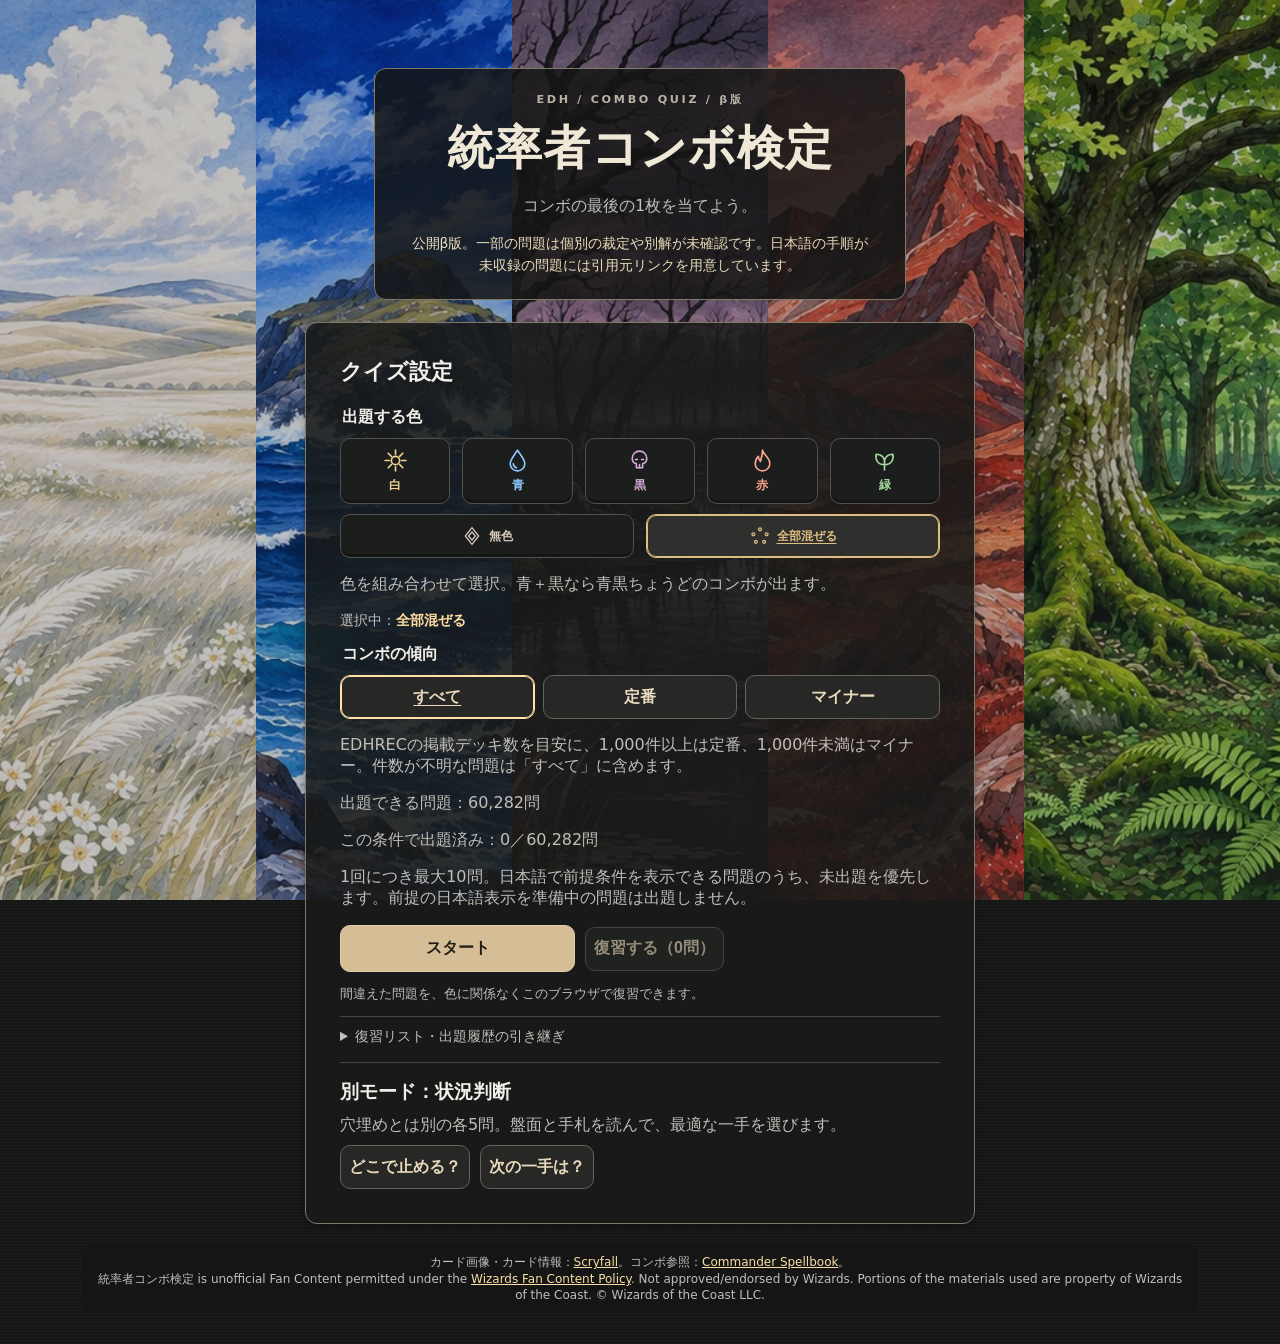
<file: index.html>
<!doctype html>
<html lang="ja"><head><meta charset="UTF-8"><meta name="viewport" content="width=device-width,initial-scale=1">
<title>統率者コンボ検定</title><link rel="stylesheet" href="./style.css?v=20261128-result-panel"><meta name="quiz-release" content="beta-60282-v11"><meta name="google-site-verification" content="AoK3hO0uNDlLY_10QsT4G4M_nWUh-YgdtVnD7sMBjfE" />
</head>
<body><div class="land-backdrop" aria-hidden="true"><span></span><span></span><span></span><span></span><span></span></div><main id="app"><header><p class="eyebrow">EDH / COMBO QUIZ / β版</p><h1>統率者コンボ検定</h1><p>コンボの最後の1枚を当てよう。</p><p class="beta-notice">公開β版。一部の問題は個別の裁定や別解が未確認です。日本語の手順が未収録の問題には引用元リンクを用意しています。</p></header>
<section id="setup"><h2>クイズ設定</h2>
<fieldset class="mana-field" aria-describedby="colorHelp">
<legend>出題する色</legend>
<div class="mana-colors"><button type="button" id="pick-W" class="mana-pick mana-W" aria-pressed="false"><svg aria-hidden="true" viewBox="0 0 24 24" fill="none" stroke="currentColor" stroke-width="1.55" stroke-linecap="round" stroke-linejoin="round"><circle cx="12" cy="12" r="4"/><path d="M12 2v4m0 12v4M2 12h4m12 0h4M5 5l3 3m8 8 3 3M5 19l3-3m8-8 3-3"/></svg><span>白</span></button><button type="button" id="pick-U" class="mana-pick mana-U" aria-pressed="false"><svg aria-hidden="true" viewBox="0 0 24 24" fill="none" stroke="currentColor" stroke-width="1.55" stroke-linecap="round" stroke-linejoin="round"><path d="M12 2C9 7 5 11 5 15a7 7 0 0014 0c0-4-4-8-7-13Z"/><path d="M8 15c0 2 1 3 3 4"/></svg><span>青</span></button><button type="button" id="pick-B" class="mana-pick mana-B" aria-pressed="false"><svg aria-hidden="true" viewBox="0 0 24 24" fill="none" stroke="currentColor" stroke-width="1.55" stroke-linecap="round" stroke-linejoin="round"><path d="M5 10a7 7 0 1 1 14 0c0 3-2 5-4 5v4H9v-4c-2 0-4-2-4-5Z"/><path d="M8 11h2m4 0h2m-4 5v3"/></svg><span>黒</span></button><button type="button" id="pick-R" class="mana-pick mana-R" aria-pressed="false"><svg aria-hidden="true" viewBox="0 0 24 24" fill="none" stroke="currentColor" stroke-width="1.55" stroke-linecap="round" stroke-linejoin="round"><path d="M12 2c1 5 7 7 7 13a7 7 0 0 1-14 0c0-3 1-5 3-7 0 3 1 4 2 5 1-3 2-6 2-11Z"/></svg><span>赤</span></button><button type="button" id="pick-G" class="mana-pick mana-G" aria-pressed="false"><svg aria-hidden="true" viewBox="0 0 24 24" fill="none" stroke="currentColor" stroke-width="1.55" stroke-linecap="round" stroke-linejoin="round"><path d="M12 21v-9m0 4C5 16 3 11 4 6c6 0 8 4 8 7m0 3c7 0 9-5 8-10-6 0-8 4-8 7"/></svg><span>緑</span></button></div>
<div class="mana-other"><button type="button" id="pick-C" class="mana-pick mana-C" aria-pressed="false"><svg aria-hidden="true" viewBox="0 0 24 24" fill="none" stroke="currentColor" stroke-width="1.55" stroke-linecap="round" stroke-linejoin="round"><path d="m12 2 8 10-8 10-8-10Z"/><path d="m12 7 4 5-4 5-4-5Z"/></svg><span>無色</span></button><button type="button" id="pick-all" class="mana-pick mana-all" aria-pressed="true"><svg aria-hidden="true" viewBox="0 0 24 24" fill="none" stroke="currentColor" stroke-width="1.55" stroke-linecap="round" stroke-linejoin="round"><circle cx="12" cy="4" r="1.7"/><circle cx="20" cy="10" r="1.7"/><circle cx="17" cy="19" r="1.7"/><circle cx="7" cy="19" r="1.7"/><circle cx="4" cy="10" r="1.7"/></svg><span>全部混ぜる</span></button></div>
</fieldset>
<p id="colorHelp" class="hint">色を組み合わせて選択。青＋黒なら青黒ちょうどのコンボが出ます。</p>
<p class="selected-pattern">選択中：<strong id="colorPattern">全部混ぜる</strong></p>
<fieldset class="mana-field genre-field" aria-describedby="genreHelp"><legend>コンボの傾向</legend><div class="genre-choices">
<button type="button" id="genre-all" aria-pressed="true">すべて</button><button type="button" id="genre-popular" aria-pressed="false">定番</button><button type="button" id="genre-rare" aria-pressed="false">マイナー</button>
</div></fieldset>
<p id="genreHelp" class="hint">EDHRECの掲載デッキ数を目安に、1,000件以上は定番、1,000件未満はマイナー。件数が不明な問題は「すべて」に含めます。</p>
<p id="available" class="hint" aria-live="polite"></p><p id="progress-summary" class="hint"></p>
<p class="hint">1回につき最大10問。日本語で前提条件を表示できる問題のうち、未出題を優先します。前提の日本語表示を準備中の問題は出題しません。</p>
<div class="setup-actions"><button id="start" type="button" disabled>スタート</button><button id="review-start" class="secondary-action" type="button" disabled>復習する（0問）</button></div>
<p id="review-note" class="hint review-note">間違えた問題を、色に関係なくこのブラウザで復習できます。</p>
<details class="review-portability"><summary>復習リスト・出題履歴の引き継ぎ</summary><p class="hint">履歴のダウンロードは一時停止中です。このブラウザ内の履歴は引き続き使えます。以前保存した履歴ファイルは読み込めます。</p>
<div class="setup-actions"><button id="review-import" class="secondary-action" type="button" disabled>履歴を読み込む</button></div>
<input type="file" id="review-file" accept=".json,application/json" hidden><p id="review-status" role="status" class="hint"></p></details>
<div class="tactic-launch"><h3>別モード：状況判断</h3><p class="hint">穴埋めとは別の各5問。盤面と手札を読んで、最適な一手を選びます。</p>
<div class="setup-actions"><button type="button" id="tactic-stop" class="secondary-action">どこで止める？</button><button type="button" id="tactic-next" class="secondary-action">次の一手は？</button></div></div>
</section>
<section id="tactic-game" hidden>
<div class="stats"><span id="tactic-kind"></span><span id="tactic-progress"></span><span id="tactic-score"></span></div>
<h2 id="tactic-title"></h2><div class="tactic-scenario"><h3>盤面と手札</h3><p id="tactic-scene"></p>
<p class="hint">問題文にない修整や妨害はないものとします。</p></div>
<div id="tactic-cards" class="card-grid"></div><h3 id="tactic-question"></h3>
<div id="tactic-options" class="tactic-options"></div>
<div id="tactic-feedback" class="tactic-feedback" hidden></div>
<div class="setup-actions tactic-bottom"><button id="tactic-advance" type="button" hidden>次の問題</button><button id="tactic-exit" type="button" class="secondary-action">モード選択へ</button></div>
</section>
<section id="tactic-result" hidden><h2>結果</h2><p id="tactic-final"></p><div class="setup-actions">
<button id="tactic-retry" type="button">このモードをもう一度</button><button id="tactic-back" type="button" class="secondary-action">モード選択へ</button></div></section>
<section id="game" hidden><div class="stats"><span id="progress"></span><span id="score"></span></div><h2 id="question"></h2><div class="combo-result-panel" aria-labelledby="combo-result-title"><h3 id="combo-result-title">狙うコンボの結果</h3><ul id="combo-results"></ul></div><div class="start-condition-panel"><h3>コンボの前提条件</h3><div id="start-conditions"></div></div><p id="draftNote" class="hint" hidden>試作問題：Commander Spellbookの登録例から出題しています。出典にない追加条件や別解は未確認です。</p><div id="known" class="card-grid"></div><div class="mark" aria-hidden="true">＋ ？</div><h3>不足しているカードを選択</h3><p class="hint">カードの日本語テキストを開いても回答にはなりません。</p><div id="choices" class="card-grid answers"></div><div id="feedback" hidden></div><button id="next" hidden>次の問題</button></section>
<section id="finish" hidden><h2>結果</h2><p id="result"></p><div class="setup-actions"><button id="again" type="button">出題設定へ</button><button id="review-now" class="secondary-action" type="button" hidden>間違えた問題を復習</button></div></section>
<footer>カード画像・カード情報：<a href="https://scryfall.com/" rel="noopener noreferrer">Scryfall</a>。コンボ参照：<a href="https://commanderspellbook.com/" rel="noopener noreferrer">Commander Spellbook</a>。<br>統率者コンボ検定 is unofficial Fan Content permitted under the <a href="https://company.wizards.com/en/legal/fancontentpolicy" rel="noopener noreferrer">Wizards Fan Content Policy</a>. Not approved/endorsed by Wizards. Portions of the materials used are property of Wizards of the Coast. © Wizards of the Coast LLC.</footer></main><script src="./images.js?v=beta-60282-v11" defer></script><script src="./quiz.js?v=20261128-result-panel" defer></script></body></html>
</file>
